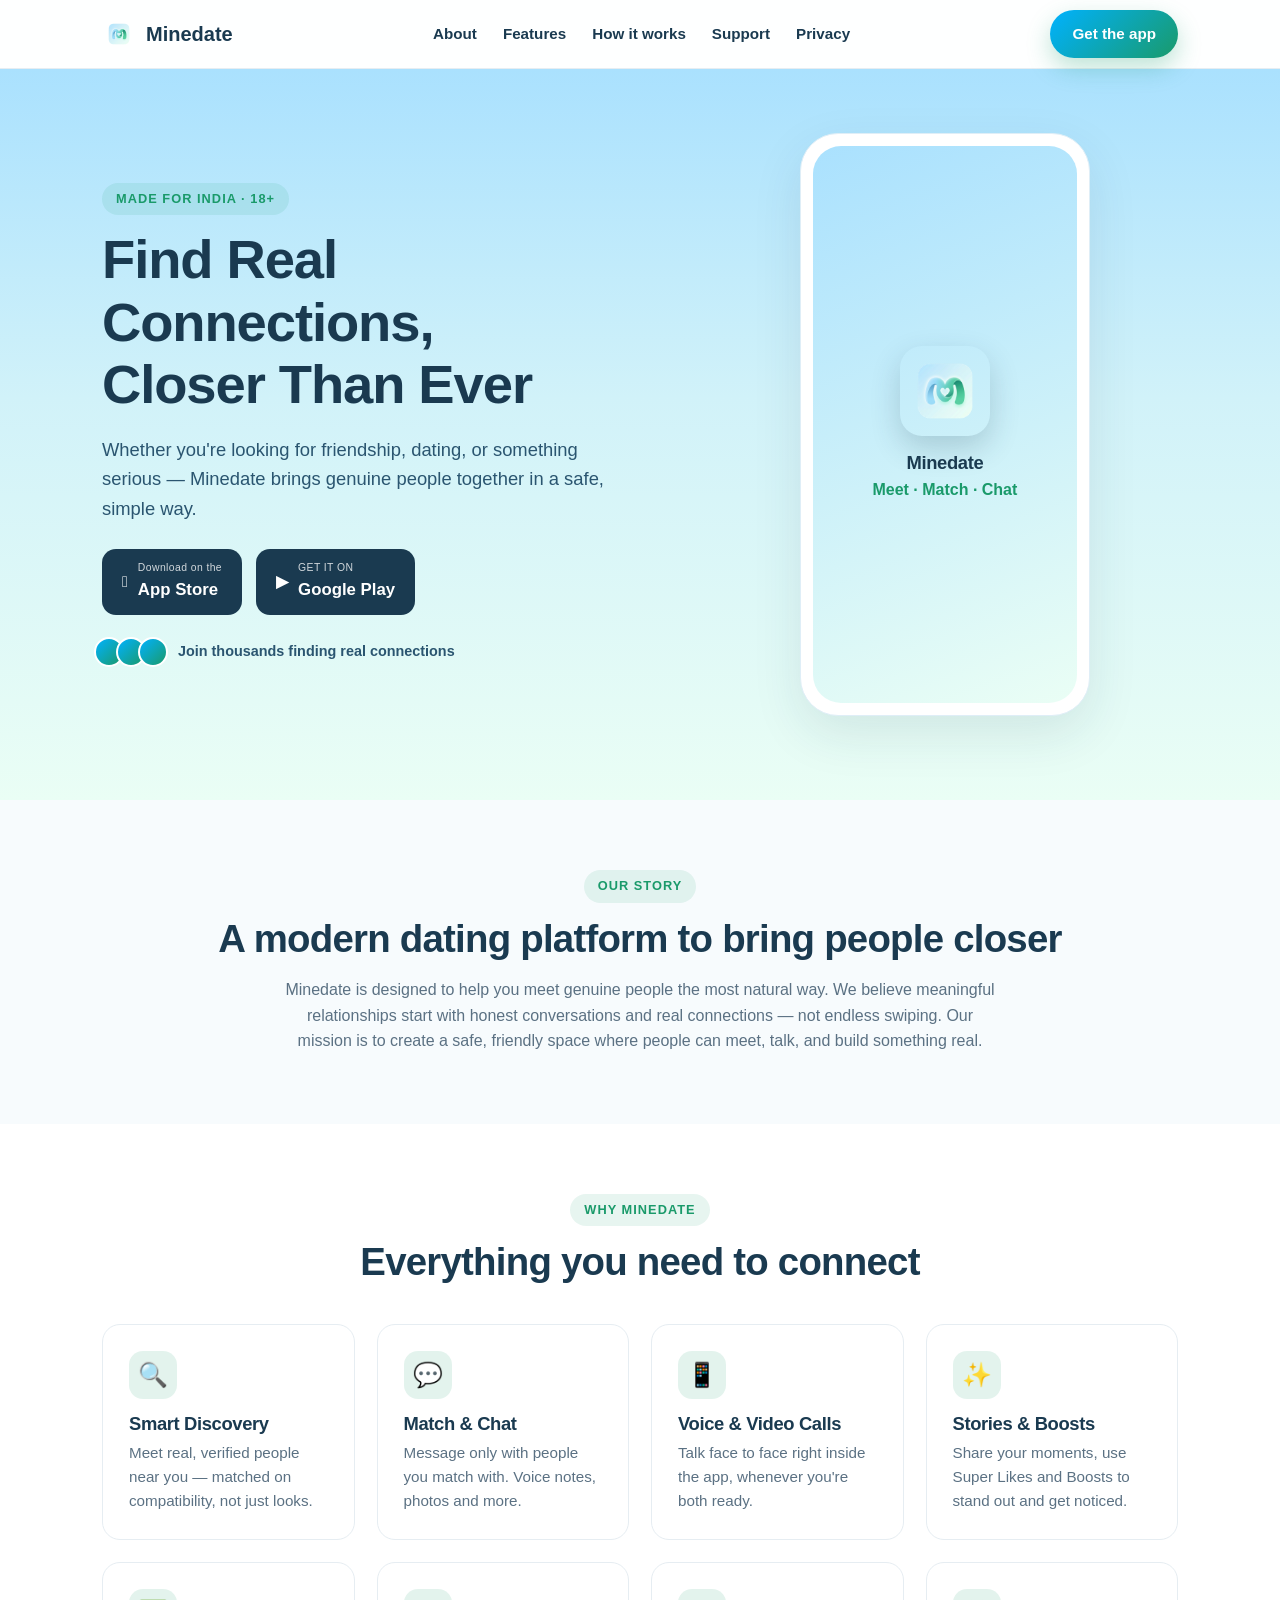
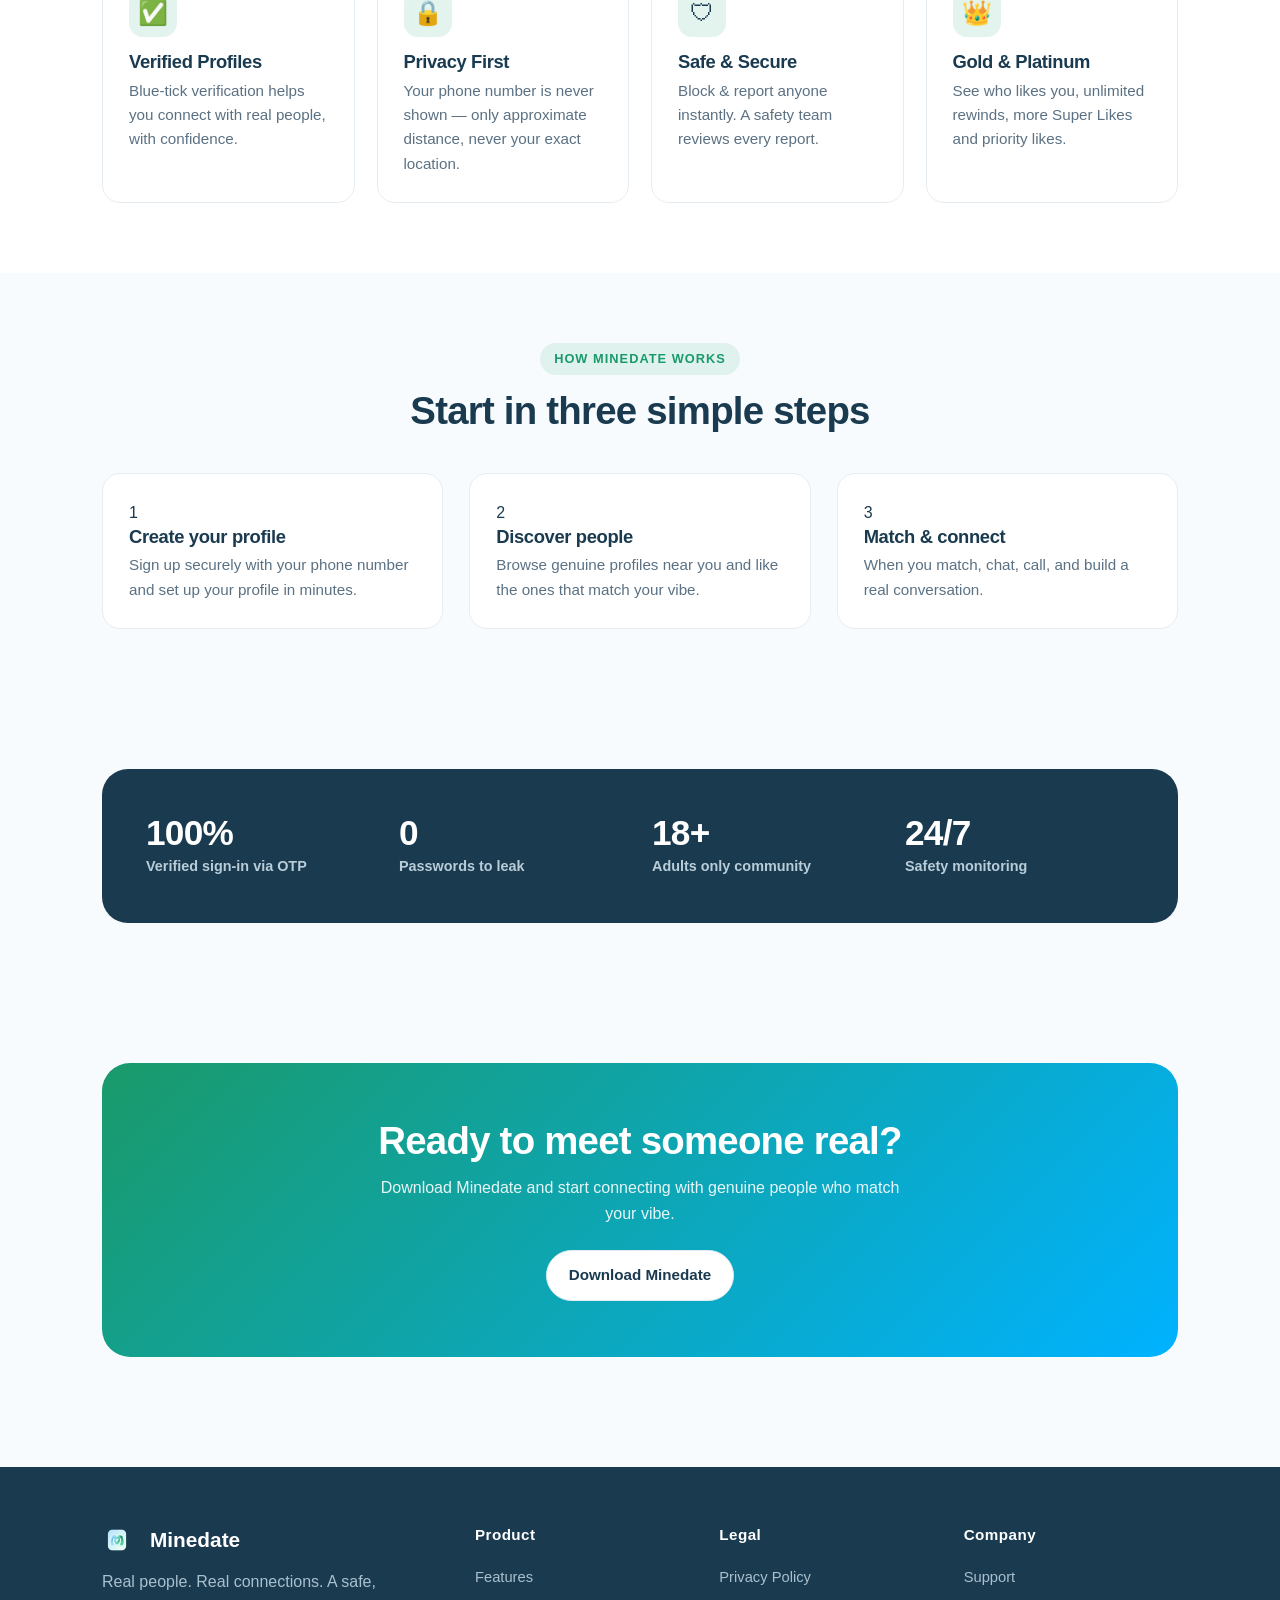
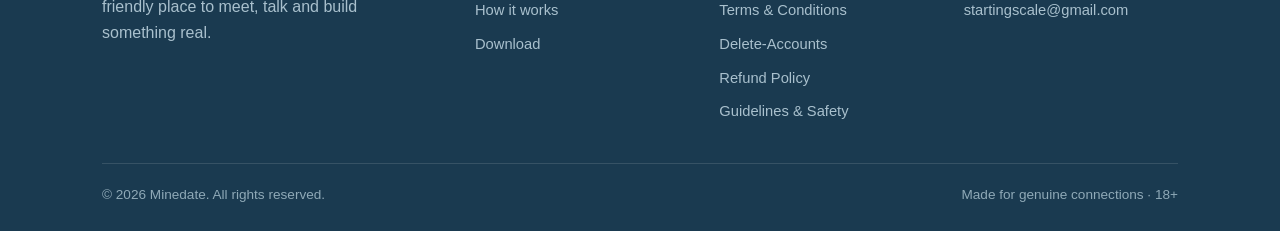
<file: index.html>
<!doctype html>
<html lang="en">
<head>
<meta charset="utf-8">
<meta name="viewport" content="width=device-width,initial-scale=1">
<title>Minedate — Find Real Connections, Closer Than Ever</title>
<meta name="description" content="Minedate is a safe, verified dating app for India. Meet genuine people near you, match, chat, share stories, and video call — real connections, not endless swiping.">
<link rel="icon" href="assets/app-icon.png">
<link rel="stylesheet" href="styles.css">
</head>
<body>

<header class="nav">
  <div class="wrap">
    <a class="brand" href="index.html"><img src="assets/logo.png" alt="Minedate logo">Minedate</a>
    <nav class="nav-links">
      <a href="#about">About</a>
      <a href="#features">Features</a>
      <a href="#how">How it works</a>
      <a href="support.html">Support</a>
      <a href="privacy.html">Privacy</a>
    </nav>
    <a class="btn btn-primary" href="#download">Get the app</a>
  </div>
</header>

<!-- Hero -->
<section class="hero">
  <div class="wrap">
    <div>
      <span class="eyebrow">Made for India · 18+</span>
      <h1>Find Real Connections,<br>Closer Than Ever</h1>
      <p class="lead">Whether you're looking for friendship, dating, or something serious — Minedate brings genuine people together in a safe, simple way.</p>
      <div class="hero-cta" id="download">
        <a class="store-badge" href="#"><span>&#63743;</span><span><small>Download on the</small><b>App Store</b></span></a>
        <a class="store-badge" href="#"><span>&#9654;</span><span><small>GET IT ON</small><b>Google Play</b></span></a>
      </div>
      <div class="trust"><div class="dots"><span></span><span></span><span></span></div> Join thousands finding real connections</div>
    </div>
    <div class="hero-visual">
      <div class="phone"><div class="phone-inner">
        <img src="assets/app-icon.png" alt="Minedate app">
        <h3>Minedate</h3>
        <span>Meet · Match · Chat</span>
      </div></div>
    </div>
  </div>
</section>

<!-- About -->
<section class="section" id="about">
  <div class="wrap center">
    <span class="eyebrow">Our Story</span>
    <h2>A modern dating platform to bring people closer</h2>
    <p style="max-width:720px;margin:16px auto 0">Minedate is designed to help you meet genuine people the most natural way. We believe meaningful relationships start with honest conversations and real connections — not endless swiping. Our mission is to create a safe, friendly space where people can meet, talk, and build something real.</p>
  </div>
</section>

<!-- Features -->
<section class="section" id="features" style="background:#fff">
  <div class="wrap">
    <div class="center"><span class="eyebrow">Why Minedate</span><h2>Everything you need to connect</h2></div>
    <div class="grid grid-4" style="margin-top:40px">
      <div class="card"><div class="ic">&#128269;</div><h3>Smart Discovery</h3><p>Meet real, verified people near you — matched on compatibility, not just looks.</p></div>
      <div class="card"><div class="ic">&#128172;</div><h3>Match &amp; Chat</h3><p>Message only with people you match with. Voice notes, photos and more.</p></div>
      <div class="card"><div class="ic">&#128241;</div><h3>Voice &amp; Video Calls</h3><p>Talk face to face right inside the app, whenever you're both ready.</p></div>
      <div class="card"><div class="ic">&#10024;</div><h3>Stories &amp; Boosts</h3><p>Share your moments, use Super Likes and Boosts to stand out and get noticed.</p></div>
      <div class="card"><div class="ic">&#9989;</div><h3>Verified Profiles</h3><p>Blue-tick verification helps you connect with real people, with confidence.</p></div>
      <div class="card"><div class="ic">&#128274;</div><h3>Privacy First</h3><p>Your phone number is never shown — only approximate distance, never your exact location.</p></div>
      <div class="card"><div class="ic">&#128737;</div><h3>Safe &amp; Secure</h3><p>Block &amp; report anyone instantly. A safety team reviews every report.</p></div>
      <div class="card"><div class="ic">&#128081;</div><h3>Gold &amp; Platinum</h3><p>See who likes you, unlimited rewinds, more Super Likes and priority likes.</p></div>
    </div>
  </div>
</section>

<!-- How it works -->
<section class="section" id="how">
  <div class="wrap">
    <div class="center"><span class="eyebrow">How Minedate works</span><h2>Start in three simple steps</h2></div>
    <div class="steps">
      <div class="card"><div class="num">1</div><h3>Create your profile</h3><p>Sign up securely with your phone number and set up your profile in minutes.</p></div>
      <div class="card"><div class="num">2</div><h3>Discover people</h3><p>Browse genuine profiles near you and like the ones that match your vibe.</p></div>
      <div class="card"><div class="num">3</div><h3>Match &amp; connect</h3><p>When you match, chat, call, and build a real conversation.</p></div>
    </div>
  </div>
</section>

<!-- Stats -->
<section class="section">
  <div class="wrap">
    <div class="stats">
      <div><h3>100%</h3><span>Verified sign-in via OTP</span></div>
      <div><h3>0</h3><span>Passwords to leak</span></div>
      <div><h3>18+</h3><span>Adults only community</span></div>
      <div><h3>24/7</h3><span>Safety monitoring</span></div>
    </div>
  </div>
</section>

<!-- CTA -->
<section class="section">
  <div class="wrap">
    <div class="cta">
      <h2>Ready to meet someone real?</h2>
      <p>Download Minedate and start connecting with genuine people who match your vibe.</p>
      <a class="btn btn-ghost" href="#download">Download Minedate</a>
    </div>
  </div>
</section>

<!-- Footer -->
<footer>
  <div class="wrap">
    <div class="cols">
      <div>
        <div class="brand" style="font-size:1.3rem;margin-bottom:12px"><img src="assets/logo.png" style="width:30px;border-radius:8px;display:inline;vertical-align:middle;margin-right:8px" alt="">Minedate</div>
        <p style="color:#a9c0cd;max-width:280px">Real people. Real connections. A safe, friendly place to meet, talk and build something real.</p>
      </div>
      <div><h4>Product</h4><a href="#features">Features</a><a href="#how">How it works</a><a href="#download">Download</a></div>
      <div><h4>Legal</h4><a href="privacy.html">Privacy Policy</a><a href="terms.html">Terms &amp; Conditions</a><a href="delete-account.html">Delete-Accounts</a><a href="refund.html">Refund Policy</a><a href="guidelines.html">Guidelines &amp; Safety</a></div>
      <div><h4>Company</h4><a href="support.html">Support</a><a href="mailto:startingscale@gmail.com">startingscale@gmail.com</a></div>
    </div>
    <div class="foot-bottom">
      <span>© 2026 Minedate. All rights reserved.</span>
      <span>Made for genuine connections · 18+</span>
    </div>
  </div>
</footer>

</body>
</html>
</file>
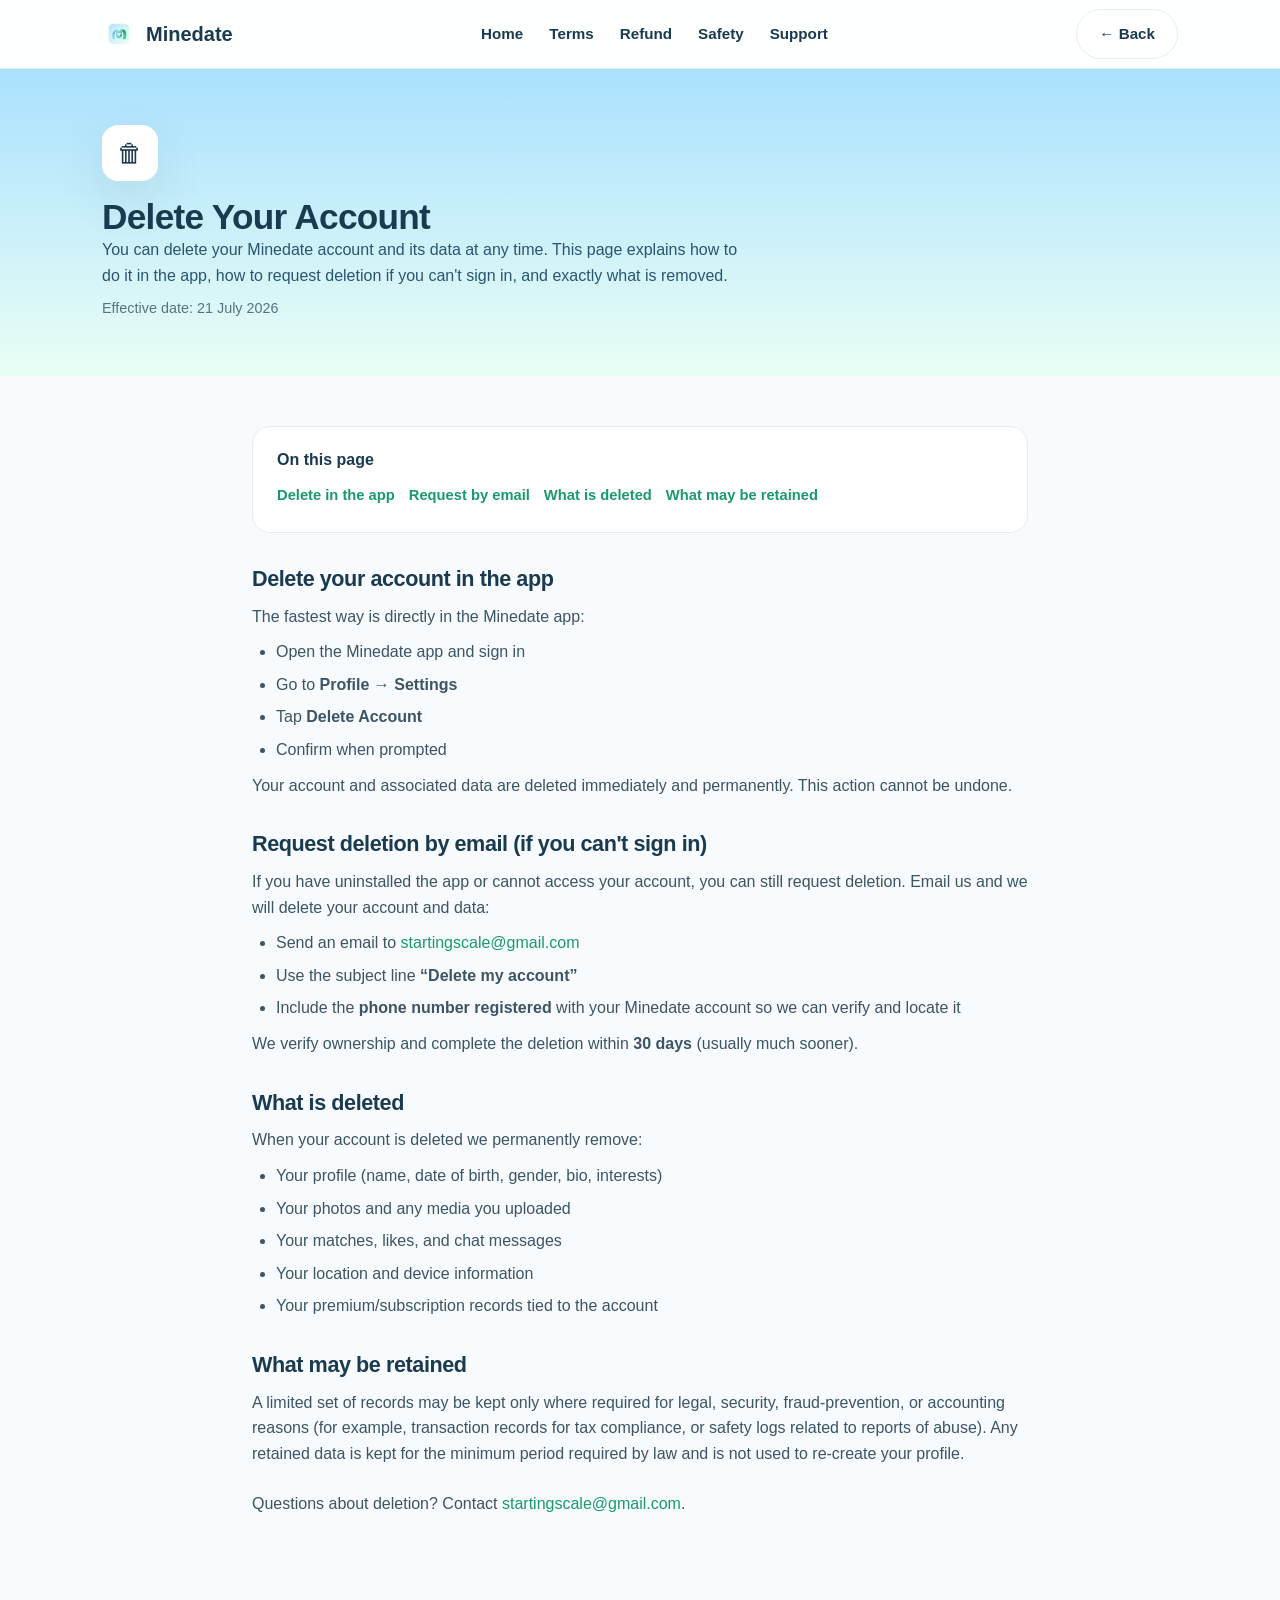
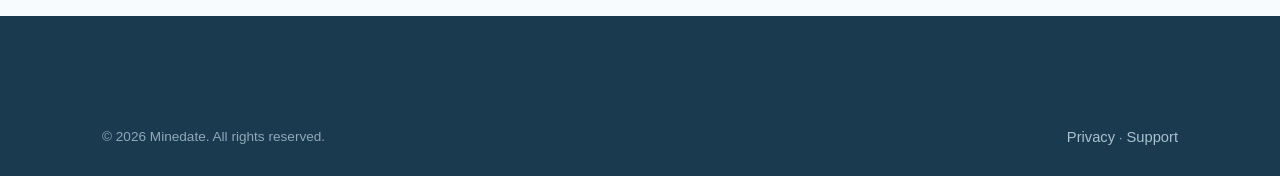
<file: delete-account.html>
<!doctype html>
<html lang="en">
<head>
<meta charset="utf-8">
<meta name="viewport" content="width=device-width,initial-scale=1">
<title>Delete Your Account — Minedate</title>
<meta name="description" content="How to delete your Minedate account and associated data — in the app or by request. What is deleted and what may be retained.">
<link rel="icon" href="assets/app-icon.png">
<link rel="stylesheet" href="styles.css">
</head>
<body>

<header class="nav"><div class="wrap">
  <a class="brand" href="index.html"><img src="assets/logo.png" alt="Minedate logo">Minedate</a>
  <nav class="nav-links"><a href="index.html">Home</a><a href="terms.html">Terms</a><a href="refund.html">Refund</a><a href="guidelines.html">Safety</a><a href="support.html">Support</a></nav>
  <a class="btn btn-ghost" href="index.html">&#8592; Back</a>
</div></header>

<section class="legal-hero"><div class="wrap">
  <div class="badge">&#128465;</div>
  <h1 style="font-size:2.2rem">Delete Your Account</h1>
  <p style="max-width:640px;color:var(--navy-light)">You can delete your Minedate account and its data at any time. This page explains how to do it in the app, how to request deletion if you can't sign in, and exactly what is removed.</p>
  <p class="eff">Effective date: 21 July 2026</p>
</div></section>

<main class="legal-body">
  <div class="toc">
    <strong style="display:block;margin-bottom:8px;color:var(--navy)">On this page</strong>
    <a href="#in-app">Delete in the app</a><a href="#request">Request by email</a><a href="#what">What is deleted</a><a href="#retention">What may be retained</a>
  </div>

  <h2 id="in-app">Delete your account in the app</h2>
  <p>The fastest way is directly in the Minedate app:</p>
  <ul>
    <li>Open the Minedate app and sign in</li>
    <li>Go to <strong>Profile &rarr; Settings</strong></li>
    <li>Tap <strong>Delete Account</strong></li>
    <li>Confirm when prompted</li>
  </ul>
  <p>Your account and associated data are deleted immediately and permanently. This action cannot be undone.</p>

  <h2 id="request">Request deletion by email (if you can't sign in)</h2>
  <p>If you have uninstalled the app or cannot access your account, you can still request deletion. Email us and we will delete your account and data:</p>
  <ul>
    <li>Send an email to <a href="mailto:startingscale@gmail.com" style="color:var(--green)">startingscale@gmail.com</a></li>
    <li>Use the subject line <strong>&ldquo;Delete my account&rdquo;</strong></li>
    <li>Include the <strong>phone number registered</strong> with your Minedate account so we can verify and locate it</li>
  </ul>
  <p>We verify ownership and complete the deletion within <strong>30 days</strong> (usually much sooner).</p>

  <h2 id="what">What is deleted</h2>
  <p>When your account is deleted we permanently remove:</p>
  <ul>
    <li>Your profile (name, date of birth, gender, bio, interests)</li>
    <li>Your photos and any media you uploaded</li>
    <li>Your matches, likes, and chat messages</li>
    <li>Your location and device information</li>
    <li>Your premium/subscription records tied to the account</li>
  </ul>

  <h2 id="retention">What may be retained</h2>
  <p>A limited set of records may be kept only where required for legal, security, fraud-prevention, or accounting reasons (for example, transaction records for tax compliance, or safety logs related to reports of abuse). Any retained data is kept for the minimum period required by law and is not used to re-create your profile.</p>

  <p style="margin-top:24px">Questions about deletion? Contact <a href="mailto:startingscale@gmail.com" style="color:var(--green)">startingscale@gmail.com</a>.</p>
</main>

<footer><div class="wrap"><div class="foot-bottom" style="border:none">
  <span>© 2026 Minedate. All rights reserved.</span>
  <span><a href="privacy.html" style="display:inline;color:#a9c0cd">Privacy</a> · <a href="support.html" style="display:inline;color:#a9c0cd">Support</a></span>
</div></div></footer>

</body>
</html>
</file>
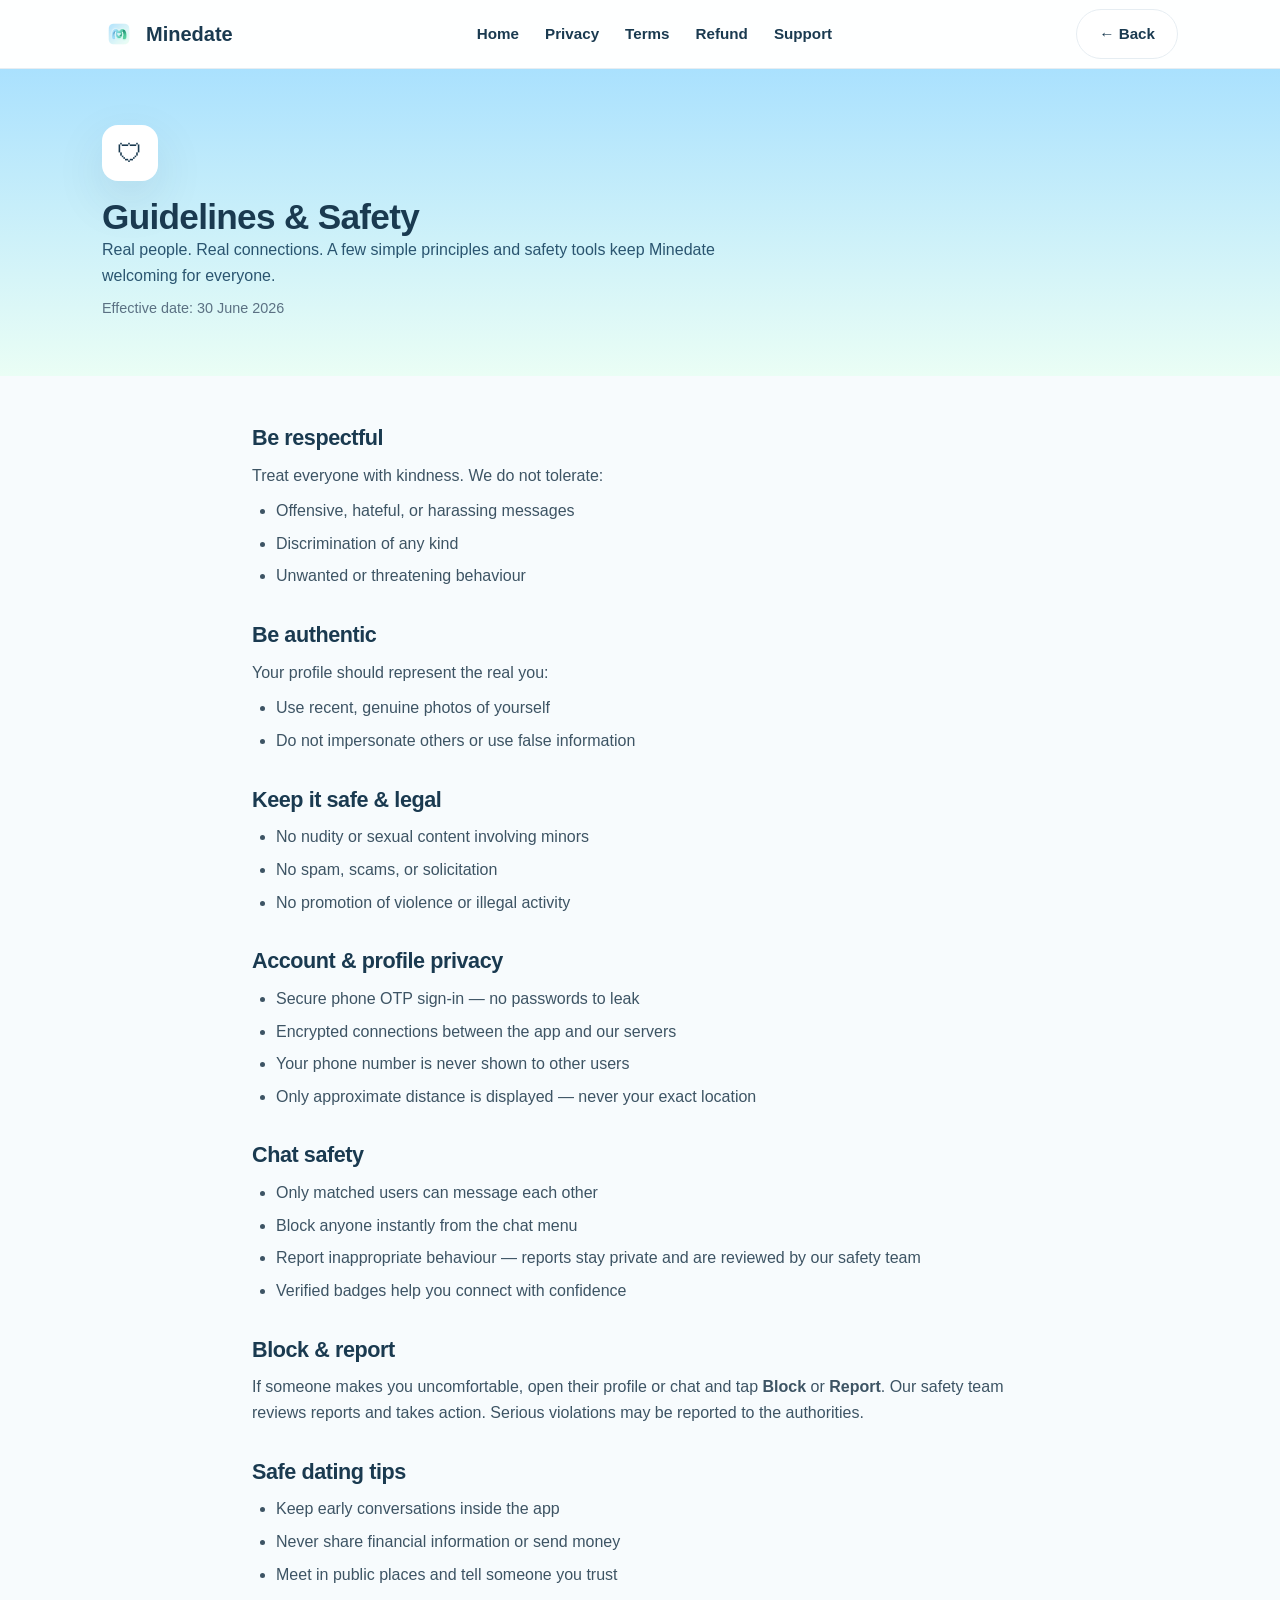
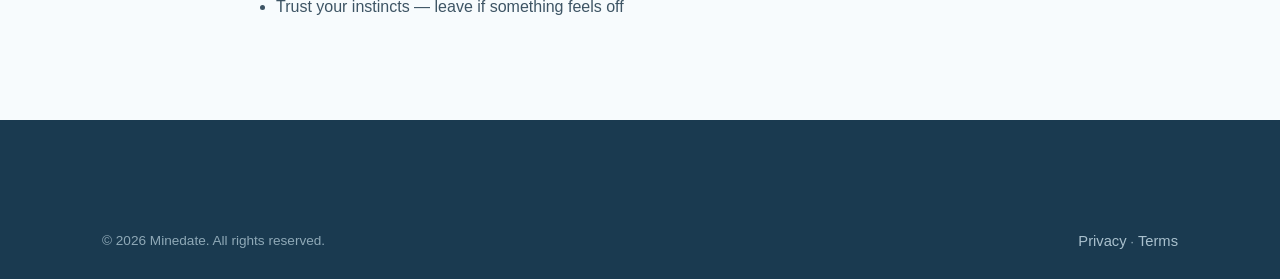
<file: guidelines.html>
<!doctype html>
<html lang="en">
<head>
<meta charset="utf-8">
<meta name="viewport" content="width=device-width,initial-scale=1">
<title>Guidelines &amp; Safety — Minedate</title>
<meta name="description" content="Community Guidelines and safety practices that keep Minedate welcoming and secure for everyone.">
<link rel="icon" href="assets/app-icon.png">
<link rel="stylesheet" href="styles.css">
</head>
<body>

<header class="nav"><div class="wrap">
  <a class="brand" href="index.html"><img src="assets/logo.png" alt="Minedate logo">Minedate</a>
  <nav class="nav-links"><a href="index.html">Home</a><a href="privacy.html">Privacy</a><a href="terms.html">Terms</a><a href="refund.html">Refund</a><a href="support.html">Support</a></nav>
  <a class="btn btn-ghost" href="index.html">&#8592; Back</a>
</div></header>

<section class="legal-hero"><div class="wrap">
  <div class="badge">&#128737;</div>
  <h1 style="font-size:2.2rem">Guidelines &amp; Safety</h1>
  <p style="max-width:660px;color:var(--navy-light)">Real people. Real connections. A few simple principles and safety tools keep Minedate welcoming for everyone.</p>
  <p class="eff">Effective date: 30 June 2026</p>
</div></section>

<main class="legal-body">
  <h2>Be respectful</h2>
  <p>Treat everyone with kindness. We do not tolerate:</p>
  <ul>
    <li>Offensive, hateful, or harassing messages</li>
    <li>Discrimination of any kind</li>
    <li>Unwanted or threatening behaviour</li>
  </ul>

  <h2>Be authentic</h2>
  <p>Your profile should represent the real you:</p>
  <ul>
    <li>Use recent, genuine photos of yourself</li>
    <li>Do not impersonate others or use false information</li>
  </ul>

  <h2>Keep it safe &amp; legal</h2>
  <ul>
    <li>No nudity or sexual content involving minors</li>
    <li>No spam, scams, or solicitation</li>
    <li>No promotion of violence or illegal activity</li>
  </ul>

  <h2>Account &amp; profile privacy</h2>
  <ul>
    <li>Secure phone OTP sign-in — no passwords to leak</li>
    <li>Encrypted connections between the app and our servers</li>
    <li>Your phone number is never shown to other users</li>
    <li>Only approximate distance is displayed — never your exact location</li>
  </ul>

  <h2>Chat safety</h2>
  <ul>
    <li>Only matched users can message each other</li>
    <li>Block anyone instantly from the chat menu</li>
    <li>Report inappropriate behaviour — reports stay private and are reviewed by our safety team</li>
    <li>Verified badges help you connect with confidence</li>
  </ul>

  <h2>Block &amp; report</h2>
  <p>If someone makes you uncomfortable, open their profile or chat and tap <strong>Block</strong> or <strong>Report</strong>. Our safety team reviews reports and takes action. Serious violations may be reported to the authorities.</p>

  <h2>Safe dating tips</h2>
  <ul>
    <li>Keep early conversations inside the app</li>
    <li>Never share financial information or send money</li>
    <li>Meet in public places and tell someone you trust</li>
    <li>Trust your instincts — leave if something feels off</li>
  </ul>
</main>

<footer><div class="wrap"><div class="foot-bottom" style="border:none">
  <span>© 2026 Minedate. All rights reserved.</span>
  <span><a href="privacy.html" style="display:inline;color:#a9c0cd">Privacy</a> · <a href="terms.html" style="display:inline;color:#a9c0cd">Terms</a></span>
</div></div></footer>

</body>
</html>
</file>
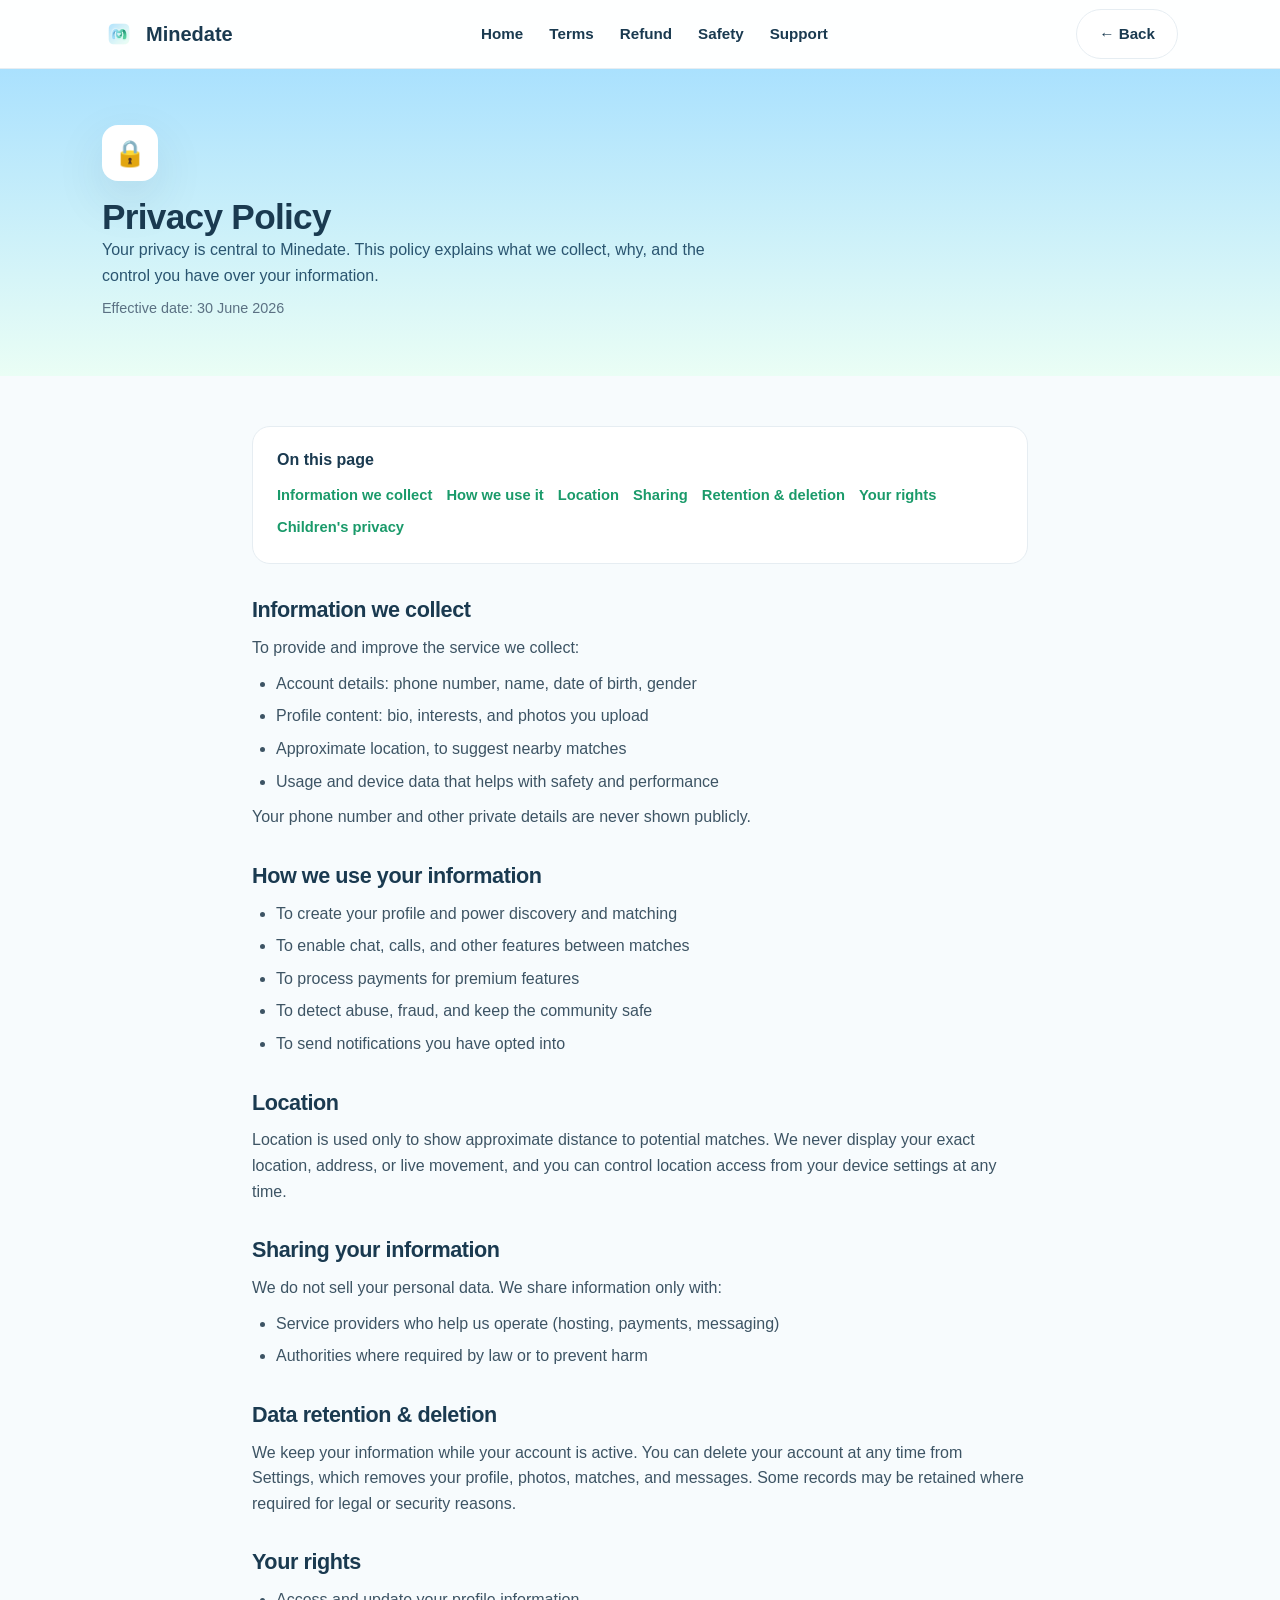
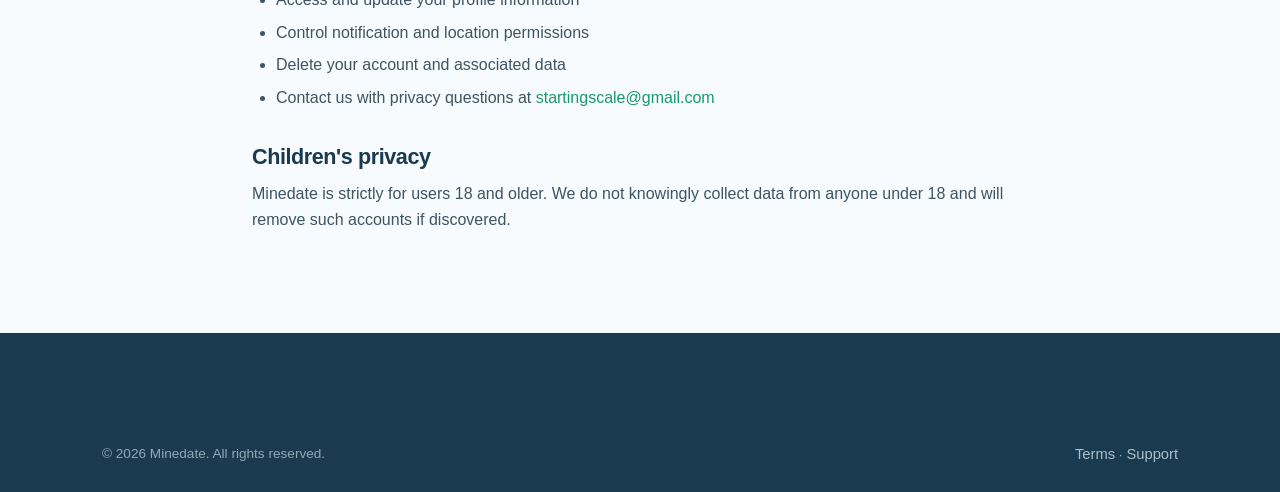
<file: privacy.html>
<!doctype html>
<html lang="en">
<head>
<meta charset="utf-8">
<meta name="viewport" content="width=device-width,initial-scale=1">
<title>Privacy Policy — Minedate</title>
<meta name="description" content="Minedate Privacy Policy: what we collect, why, and the control you have over your information.">
<link rel="icon" href="assets/app-icon.png">
<link rel="stylesheet" href="styles.css">
</head>
<body>

<header class="nav"><div class="wrap">
  <a class="brand" href="index.html"><img src="assets/logo.png" alt="Minedate logo">Minedate</a>
  <nav class="nav-links"><a href="index.html">Home</a><a href="terms.html">Terms</a><a href="refund.html">Refund</a><a href="guidelines.html">Safety</a><a href="support.html">Support</a></nav>
  <a class="btn btn-ghost" href="index.html">&#8592; Back</a>
</div></header>

<section class="legal-hero"><div class="wrap">
  <div class="badge">&#128274;</div>
  <h1 style="font-size:2.2rem">Privacy Policy</h1>
  <p style="max-width:640px;color:var(--navy-light)">Your privacy is central to Minedate. This policy explains what we collect, why, and the control you have over your information.</p>
  <p class="eff">Effective date: 30 June 2026</p>
</div></section>

<main class="legal-body">
  <div class="toc">
    <strong style="display:block;margin-bottom:8px;color:var(--navy)">On this page</strong>
    <a href="#collect">Information we collect</a><a href="#use">How we use it</a><a href="#location">Location</a><a href="#sharing">Sharing</a><a href="#retention">Retention &amp; deletion</a><a href="#rights">Your rights</a><a href="#children">Children's privacy</a>
  </div>

  <h2 id="collect">Information we collect</h2>
  <p>To provide and improve the service we collect:</p>
  <ul>
    <li>Account details: phone number, name, date of birth, gender</li>
    <li>Profile content: bio, interests, and photos you upload</li>
    <li>Approximate location, to suggest nearby matches</li>
    <li>Usage and device data that helps with safety and performance</li>
  </ul>
  <p>Your phone number and other private details are never shown publicly.</p>

  <h2 id="use">How we use your information</h2>
  <ul>
    <li>To create your profile and power discovery and matching</li>
    <li>To enable chat, calls, and other features between matches</li>
    <li>To process payments for premium features</li>
    <li>To detect abuse, fraud, and keep the community safe</li>
    <li>To send notifications you have opted into</li>
  </ul>

  <h2 id="location">Location</h2>
  <p>Location is used only to show approximate distance to potential matches. We never display your exact location, address, or live movement, and you can control location access from your device settings at any time.</p>

  <h2 id="sharing">Sharing your information</h2>
  <p>We do not sell your personal data. We share information only with:</p>
  <ul>
    <li>Service providers who help us operate (hosting, payments, messaging)</li>
    <li>Authorities where required by law or to prevent harm</li>
  </ul>

  <h2 id="retention">Data retention &amp; deletion</h2>
  <p>We keep your information while your account is active. You can delete your account at any time from Settings, which removes your profile, photos, matches, and messages. Some records may be retained where required for legal or security reasons.</p>

  <h2 id="rights">Your rights</h2>
  <ul>
    <li>Access and update your profile information</li>
    <li>Control notification and location permissions</li>
    <li>Delete your account and associated data</li>
    <li>Contact us with privacy questions at <a href="mailto:startingscale@gmail.com" style="color:var(--green)">startingscale@gmail.com</a></li>
  </ul>

  <h2 id="children">Children's privacy</h2>
  <p>Minedate is strictly for users 18 and older. We do not knowingly collect data from anyone under 18 and will remove such accounts if discovered.</p>
</main>

<footer><div class="wrap"><div class="foot-bottom" style="border:none">
  <span>© 2026 Minedate. All rights reserved.</span>
  <span><a href="terms.html" style="display:inline;color:#a9c0cd">Terms</a> · <a href="support.html" style="display:inline;color:#a9c0cd">Support</a></span>
</div></div></footer>

</body>
</html>
</file>
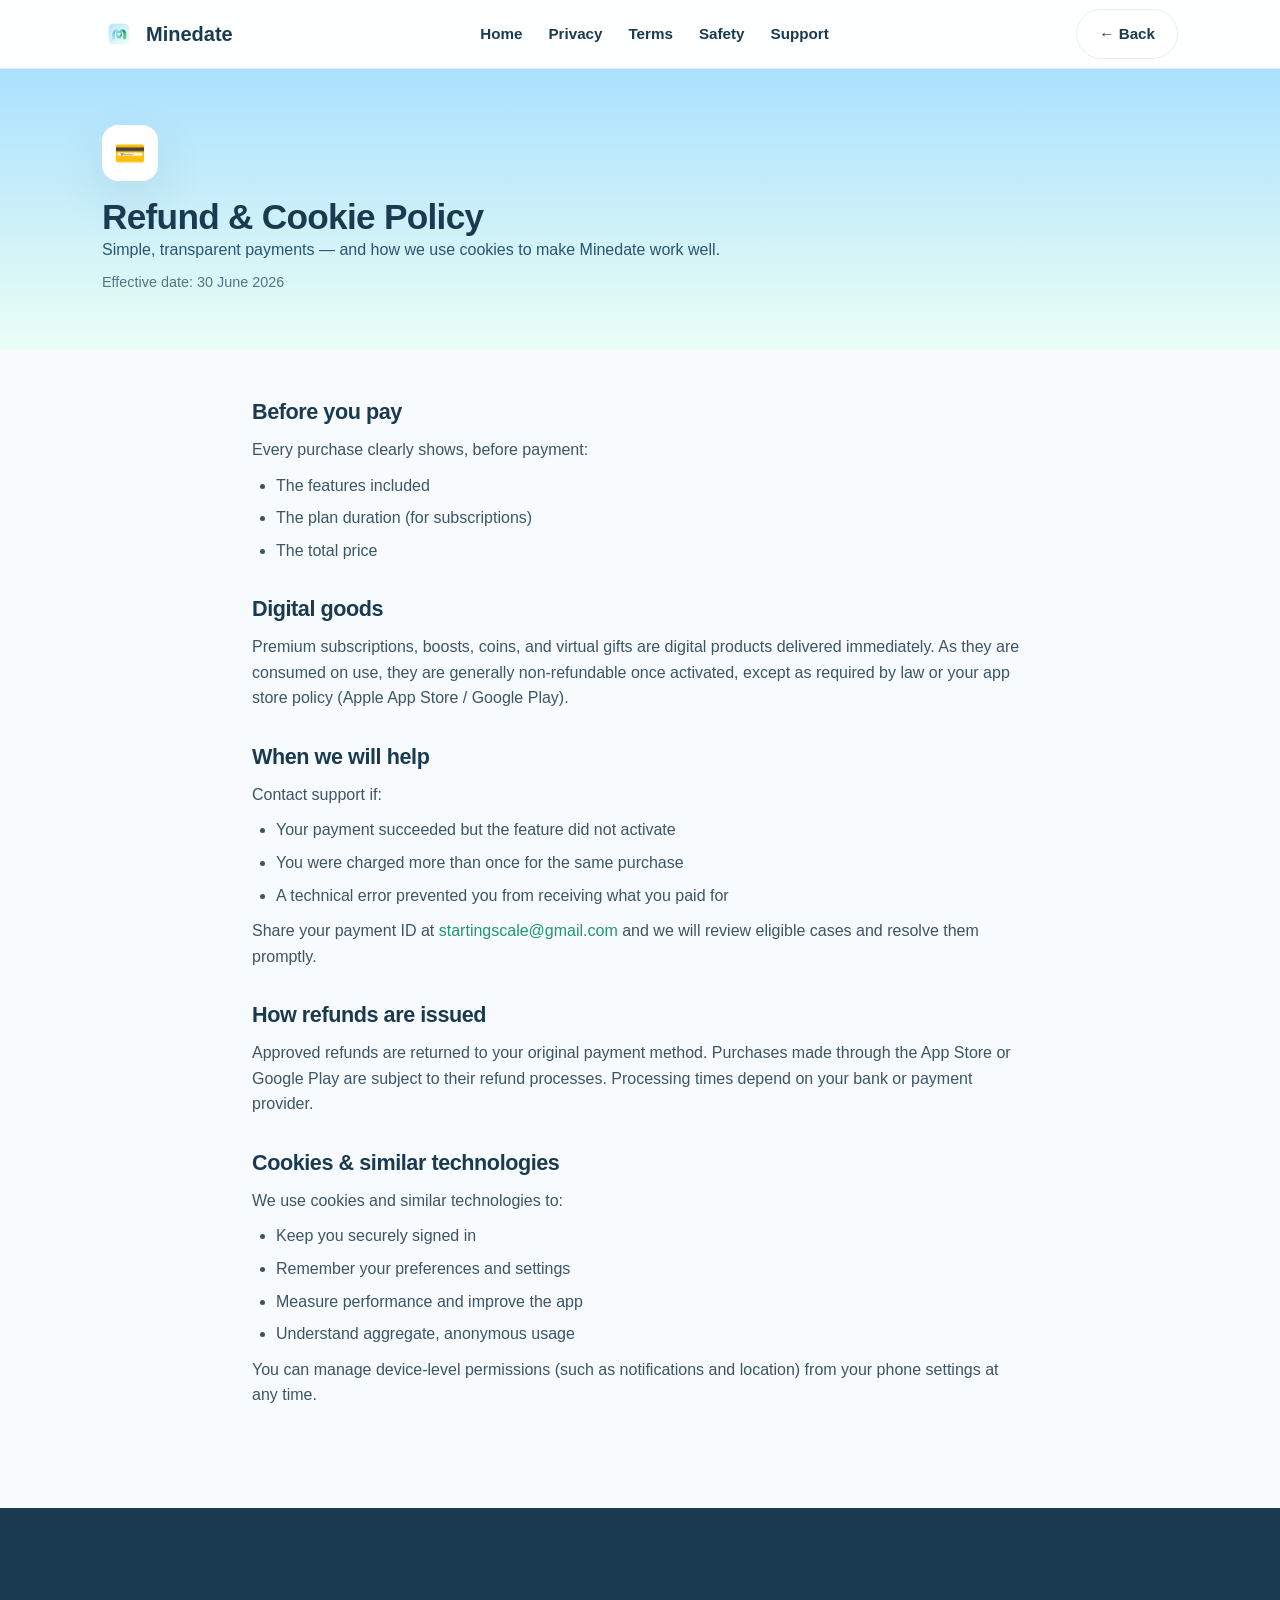
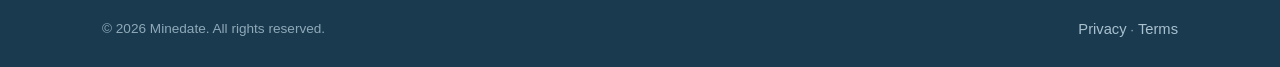
<file: refund.html>
<!doctype html>
<html lang="en">
<head>
<meta charset="utf-8">
<meta name="viewport" content="width=device-width,initial-scale=1">
<title>Refund &amp; Cookie Policy — Minedate</title>
<meta name="description" content="How purchases, refunds and cookies work on Minedate.">
<link rel="icon" href="assets/app-icon.png">
<link rel="stylesheet" href="styles.css">
</head>
<body>

<header class="nav"><div class="wrap">
  <a class="brand" href="index.html"><img src="assets/logo.png" alt="Minedate logo">Minedate</a>
  <nav class="nav-links"><a href="index.html">Home</a><a href="privacy.html">Privacy</a><a href="terms.html">Terms</a><a href="guidelines.html">Safety</a><a href="support.html">Support</a></nav>
  <a class="btn btn-ghost" href="index.html">&#8592; Back</a>
</div></header>

<section class="legal-hero"><div class="wrap">
  <div class="badge">&#128179;</div>
  <h1 style="font-size:2.2rem">Refund &amp; Cookie Policy</h1>
  <p style="max-width:640px;color:var(--navy-light)">Simple, transparent payments — and how we use cookies to make Minedate work well.</p>
  <p class="eff">Effective date: 30 June 2026</p>
</div></section>

<main class="legal-body">
  <h2>Before you pay</h2>
  <p>Every purchase clearly shows, before payment:</p>
  <ul>
    <li>The features included</li>
    <li>The plan duration (for subscriptions)</li>
    <li>The total price</li>
  </ul>

  <h2>Digital goods</h2>
  <p>Premium subscriptions, boosts, coins, and virtual gifts are digital products delivered immediately. As they are consumed on use, they are generally non-refundable once activated, except as required by law or your app store policy (Apple App Store / Google Play).</p>

  <h2>When we will help</h2>
  <p>Contact support if:</p>
  <ul>
    <li>Your payment succeeded but the feature did not activate</li>
    <li>You were charged more than once for the same purchase</li>
    <li>A technical error prevented you from receiving what you paid for</li>
  </ul>
  <p>Share your payment ID at <a href="mailto:startingscale@gmail.com" style="color:var(--green)">startingscale@gmail.com</a> and we will review eligible cases and resolve them promptly.</p>

  <h2>How refunds are issued</h2>
  <p>Approved refunds are returned to your original payment method. Purchases made through the App Store or Google Play are subject to their refund processes. Processing times depend on your bank or payment provider.</p>

  <h2>Cookies &amp; similar technologies</h2>
  <p>We use cookies and similar technologies to:</p>
  <ul>
    <li>Keep you securely signed in</li>
    <li>Remember your preferences and settings</li>
    <li>Measure performance and improve the app</li>
    <li>Understand aggregate, anonymous usage</li>
  </ul>
  <p>You can manage device-level permissions (such as notifications and location) from your phone settings at any time.</p>
</main>

<footer><div class="wrap"><div class="foot-bottom" style="border:none">
  <span>© 2026 Minedate. All rights reserved.</span>
  <span><a href="privacy.html" style="display:inline;color:#a9c0cd">Privacy</a> · <a href="terms.html" style="display:inline;color:#a9c0cd">Terms</a></span>
</div></div></footer>

</body>
</html>
</file>
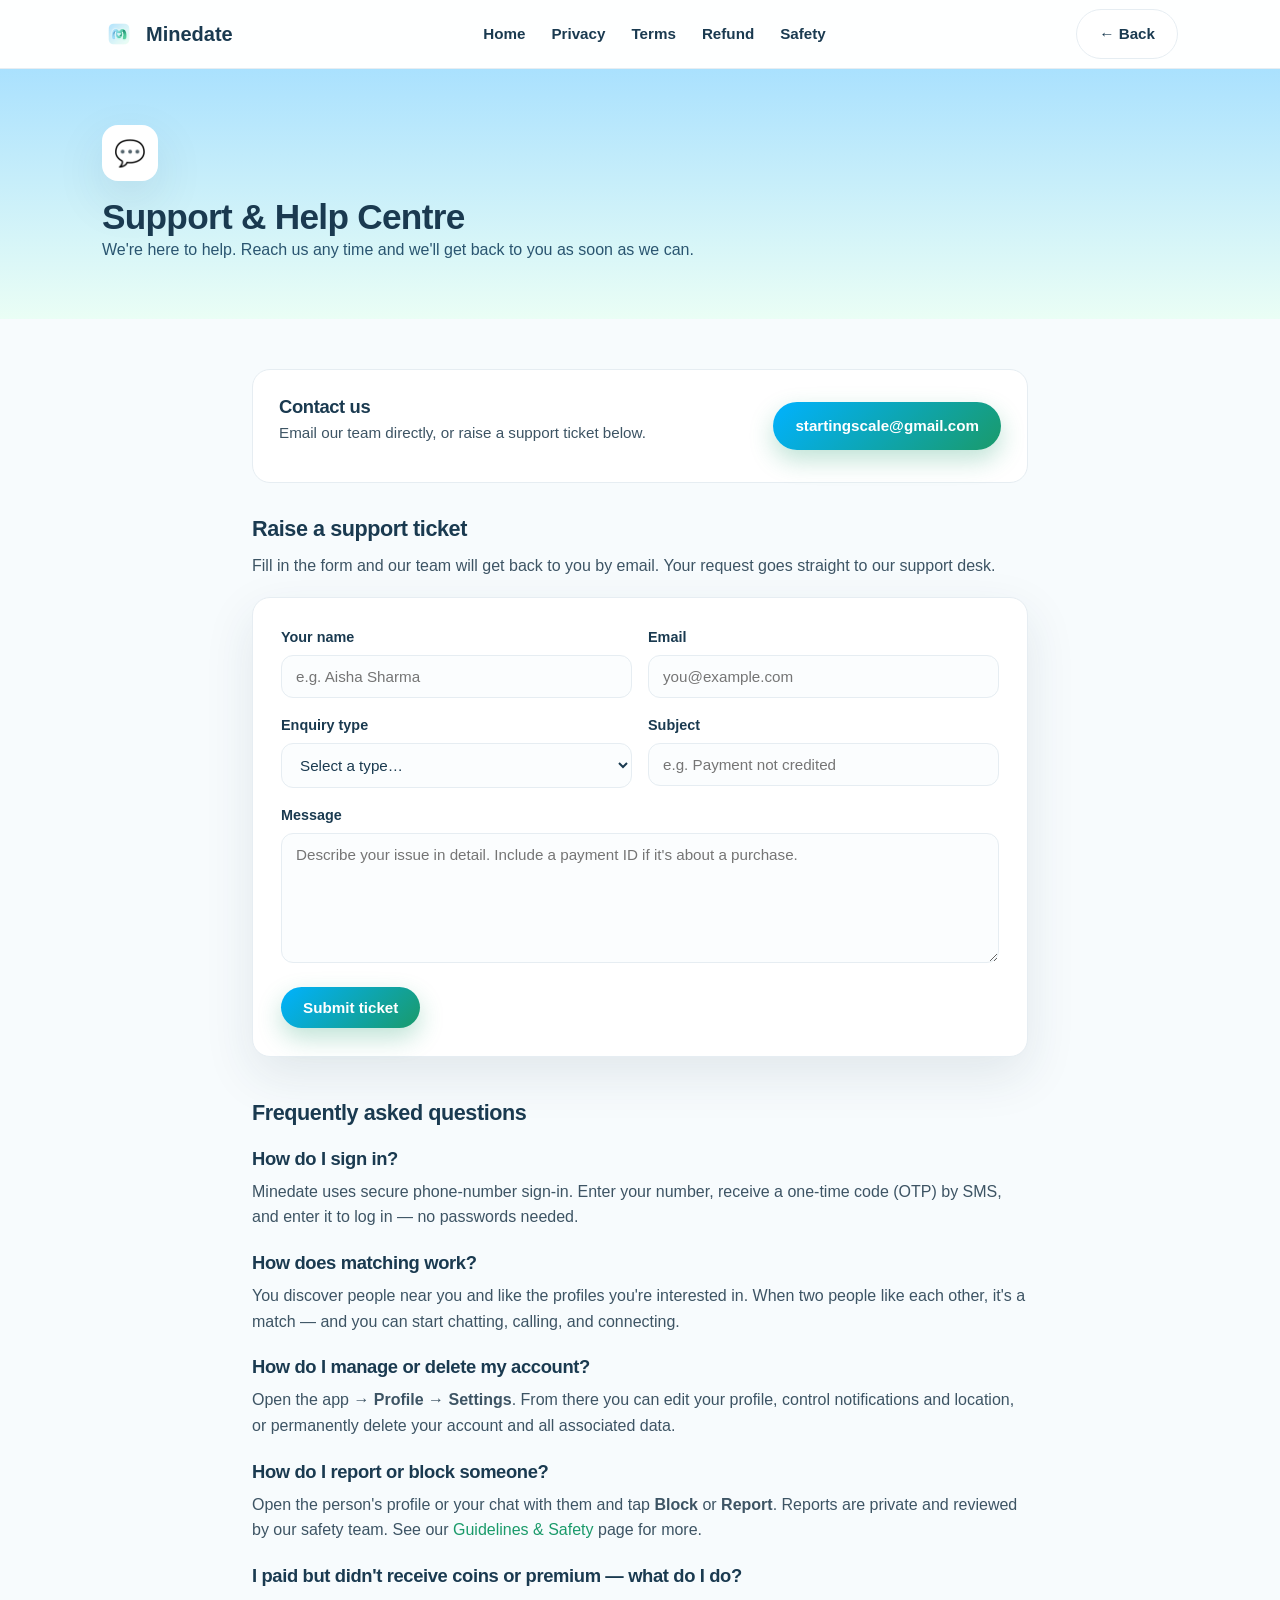
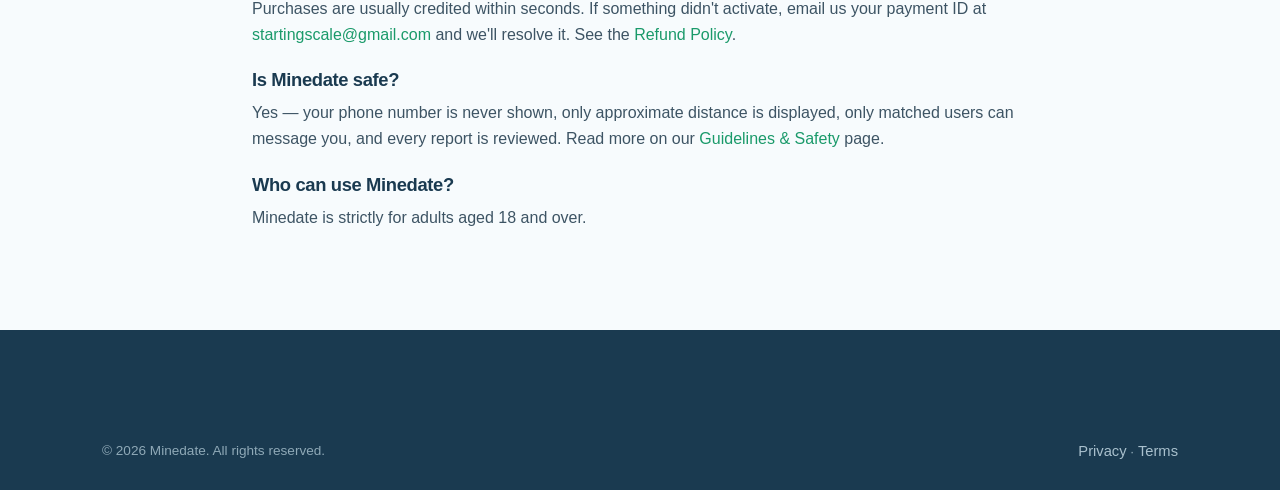
<file: support.html>
<!doctype html>
<html lang="en">
<head>
<meta charset="utf-8">
<meta name="viewport" content="width=device-width,initial-scale=1">
<title>Support — Minedate</title>
<meta name="description" content="Get help with Minedate. Contact support, read FAQs, and learn how to manage your account.">
<link rel="icon" href="assets/app-icon.png">
<link rel="stylesheet" href="styles.css">
</head>
<body>

<header class="nav"><div class="wrap">
  <a class="brand" href="index.html"><img src="assets/logo.png" alt="Minedate logo">Minedate</a>
  <nav class="nav-links"><a href="index.html">Home</a><a href="privacy.html">Privacy</a><a href="terms.html">Terms</a><a href="refund.html">Refund</a><a href="guidelines.html">Safety</a></nav>
  <a class="btn btn-ghost" href="index.html">&#8592; Back</a>
</div></header>

<section class="legal-hero"><div class="wrap">
  <div class="badge">&#128172;</div>
  <h1 style="font-size:2.2rem">Support &amp; Help Centre</h1>
  <p style="max-width:640px;color:var(--navy-light)">We're here to help. Reach us any time and we'll get back to you as soon as we can.</p>
</div></section>

<main class="legal-body">
  <div class="card" style="display:flex;gap:16px;align-items:center;justify-content:space-between;flex-wrap:wrap;margin-bottom:34px">
    <div>
      <h3>Contact us</h3>
      <p style="margin-top:4px">Email our team directly, or raise a support ticket below.</p>
    </div>
    <a class="btn btn-primary" href="mailto:startingscale@gmail.com">startingscale@gmail.com</a>
  </div>

  <!-- Support ticket form → creates a ticket in the Minedate admin panel -->
  <h2 id="ticket">Raise a support ticket</h2>
  <p style="margin-bottom:18px">Fill in the form and our team will get back to you by email. Your request goes straight to our support desk.</p>
  <form class="form-card" id="ticketForm" autocomplete="on" novalidate>
    <div class="form-row">
      <div class="field">
        <label for="name">Your name</label>
        <input id="name" name="name" type="text" required placeholder="e.g. Aisha Sharma" maxlength="120">
      </div>
      <div class="field">
        <label for="email">Email</label>
        <input id="email" name="email" type="email" required placeholder="you@example.com" maxlength="160">
      </div>
    </div>
    <div class="form-row">
      <div class="field">
        <label for="category">Enquiry type</label>
        <select id="category" name="category" required>
          <option value="" disabled selected>Select a type…</option>
          <option>General question</option>
          <option>Account &amp; profile</option>
          <option>Payment / Refund</option>
          <option>Report a user</option>
          <option>Safety concern</option>
          <option>Bug / Technical issue</option>
          <option>Other</option>
        </select>
      </div>
      <div class="field">
        <label for="subject">Subject</label>
        <input id="subject" name="subject" type="text" required placeholder="e.g. Payment not credited" maxlength="200">
      </div>
    </div>
    <div class="field">
      <label for="message">Message</label>
      <textarea id="message" name="message" required placeholder="Describe your issue in detail. Include a payment ID if it's about a purchase." maxlength="4000"></textarea>
    </div>
    <button type="submit" class="btn btn-primary" id="submitBtn">Submit ticket</button>
    <div class="form-note" id="formNote"></div>
  </form>

  <h2 style="margin-top:44px">Frequently asked questions</h2>

  <h3 style="margin-top:22px">How do I sign in?</h3>
  <p>Minedate uses secure phone-number sign-in. Enter your number, receive a one-time code (OTP) by SMS, and enter it to log in — no passwords needed.</p>

  <h3 style="margin-top:22px">How does matching work?</h3>
  <p>You discover people near you and like the profiles you're interested in. When two people like each other, it's a match — and you can start chatting, calling, and connecting.</p>

  <h3 style="margin-top:22px">How do I manage or delete my account?</h3>
  <p>Open the app → <strong>Profile → Settings</strong>. From there you can edit your profile, control notifications and location, or permanently delete your account and all associated data.</p>

  <h3 style="margin-top:22px">How do I report or block someone?</h3>
  <p>Open the person's profile or your chat with them and tap <strong>Block</strong> or <strong>Report</strong>. Reports are private and reviewed by our safety team. See our <a href="guidelines.html" style="color:var(--green)">Guidelines &amp; Safety</a> page for more.</p>

  <h3 style="margin-top:22px">I paid but didn't receive coins or premium — what do I do?</h3>
  <p>Purchases are usually credited within seconds. If something didn't activate, email us your payment ID at <a href="mailto:startingscale@gmail.com" style="color:var(--green)">startingscale@gmail.com</a> and we'll resolve it. See the <a href="refund.html" style="color:var(--green)">Refund Policy</a>.</p>

  <h3 style="margin-top:22px">Is Minedate safe?</h3>
  <p>Yes — your phone number is never shown, only approximate distance is displayed, only matched users can message you, and every report is reviewed. Read more on our <a href="guidelines.html" style="color:var(--green)">Guidelines &amp; Safety</a> page.</p>

  <h3 style="margin-top:22px">Who can use Minedate?</h3>
  <p>Minedate is strictly for adults aged 18 and over.</p>
</main>

<footer><div class="wrap"><div class="foot-bottom" style="border:none">
  <span>© 2026 Minedate. All rights reserved.</span>
  <span><a href="privacy.html" style="display:inline;color:#a9c0cd">Privacy</a> · <a href="terms.html" style="display:inline;color:#a9c0cd">Terms</a></span>
</div></div></footer>

<script>
  // Submits the support ticket to the Minedate backend (shows in the admin panel).
  const SUPABASE_URL = "https://nhuzhlzvkvuktlrjmlms.supabase.co";
  const ANON_KEY = "eyJhbGciOiJIUzI1NiIsInR5cCI6IkpXVCJ9.eyJpc3MiOiJzdXBhYmFzZSIsInJlZiI6Im5odXpobHp2a3Z1a3RscmptbG1zIiwicm9sZSI6ImFub24iLCJpYXQiOjE3ODIzNjU5NDcsImV4cCI6MjA5Nzk0MTk0N30.ppNp9iULt66JN0TpYKY2-L-t2O6g_f-oUR-OUykJ0_w";

  const form = document.getElementById("ticketForm");
  const note = document.getElementById("formNote");
  const btn = document.getElementById("submitBtn");

  form.addEventListener("submit", async (e) => {
    e.preventDefault();
    note.className = "form-note";
    const payload = {
      name: form.name.value.trim(),
      email: form.email.value.trim(),
      category: form.category.value,
      subject: form.subject.value.trim(),
      message: form.message.value.trim(),
    };
    if (!payload.name || !payload.email || !payload.category || !payload.subject || !payload.message) {
      note.textContent = "Please fill in all fields.";
      note.className = "form-note err";
      return;
    }
    btn.disabled = true;
    btn.textContent = "Submitting…";
    try {
      const res = await fetch(`${SUPABASE_URL}/functions/v1/submit-support-ticket`, {
        method: "POST",
        headers: { "Content-Type": "application/json", "apikey": ANON_KEY, "Authorization": "Bearer " + ANON_KEY },
        body: JSON.stringify(payload),
      });
      const data = await res.json().catch(() => ({}));
      if (res.ok && data.success) {
        form.reset();
        note.textContent = "✓ Thanks! Your ticket has been submitted. We'll reply to your email soon.";
        note.className = "form-note ok";
      } else {
        note.textContent = data.error || "Could not submit. Please try again or email support@minedate.app.";
        note.className = "form-note err";
      }
    } catch (err) {
      note.textContent = "Network error. Please try again or email support@minedate.app.";
      note.className = "form-note err";
    } finally {
      btn.disabled = false;
      btn.textContent = "Submit ticket";
    }
  });
</script>

</body>
</html>
</file>
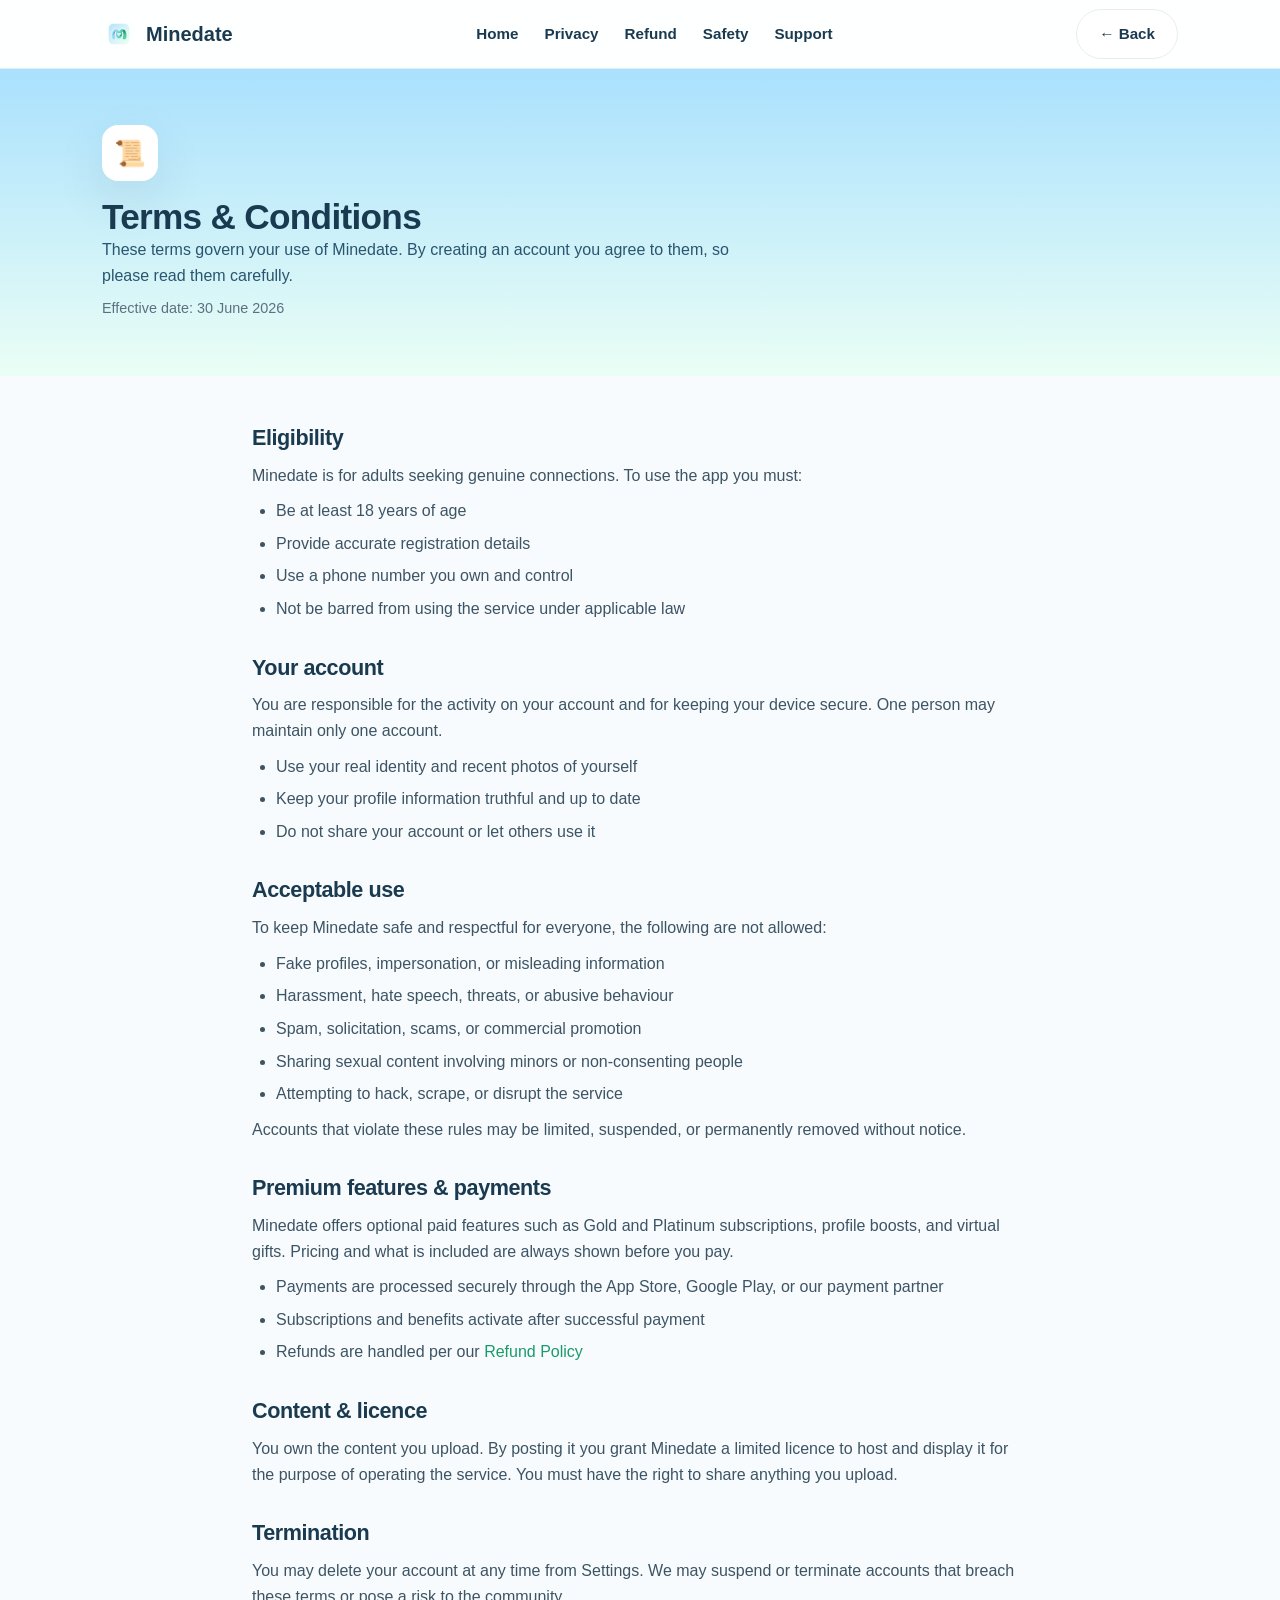
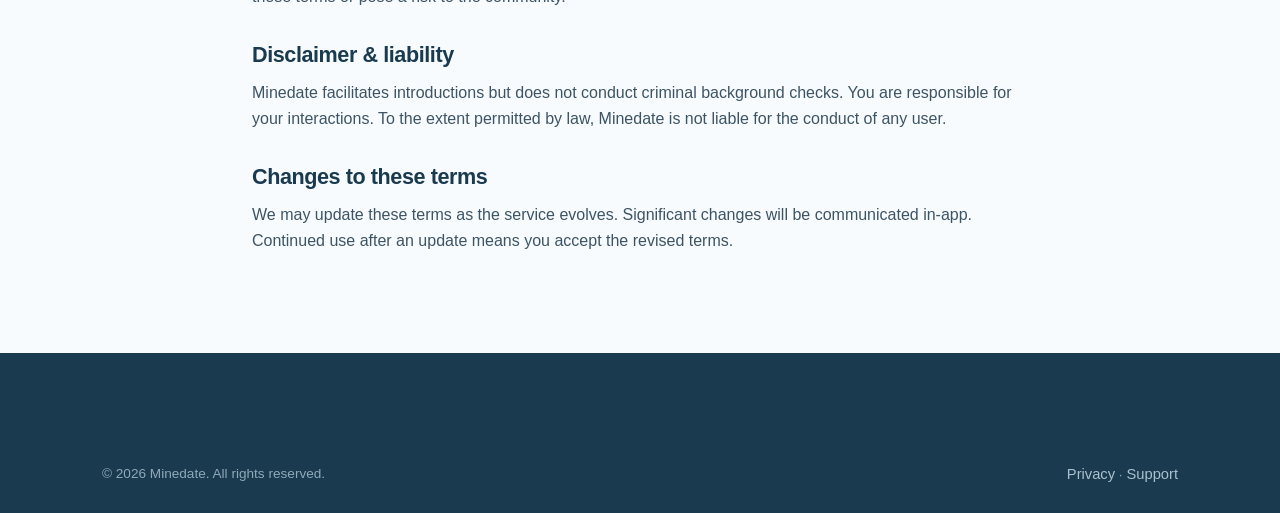
<file: terms.html>
<!doctype html>
<html lang="en">
<head>
<meta charset="utf-8">
<meta name="viewport" content="width=device-width,initial-scale=1">
<title>Terms &amp; Conditions — Minedate</title>
<meta name="description" content="Terms & Conditions governing your use of Minedate.">
<link rel="icon" href="assets/app-icon.png">
<link rel="stylesheet" href="styles.css">
</head>
<body>

<header class="nav"><div class="wrap">
  <a class="brand" href="index.html"><img src="assets/logo.png" alt="Minedate logo">Minedate</a>
  <nav class="nav-links"><a href="index.html">Home</a><a href="privacy.html">Privacy</a><a href="refund.html">Refund</a><a href="guidelines.html">Safety</a><a href="support.html">Support</a></nav>
  <a class="btn btn-ghost" href="index.html">&#8592; Back</a>
</div></header>

<section class="legal-hero"><div class="wrap">
  <div class="badge">&#128220;</div>
  <h1 style="font-size:2.2rem">Terms &amp; Conditions</h1>
  <p style="max-width:640px;color:var(--navy-light)">These terms govern your use of Minedate. By creating an account you agree to them, so please read them carefully.</p>
  <p class="eff">Effective date: 30 June 2026</p>
</div></section>

<main class="legal-body">
  <h2>Eligibility</h2>
  <p>Minedate is for adults seeking genuine connections. To use the app you must:</p>
  <ul>
    <li>Be at least 18 years of age</li>
    <li>Provide accurate registration details</li>
    <li>Use a phone number you own and control</li>
    <li>Not be barred from using the service under applicable law</li>
  </ul>

  <h2>Your account</h2>
  <p>You are responsible for the activity on your account and for keeping your device secure. One person may maintain only one account.</p>
  <ul>
    <li>Use your real identity and recent photos of yourself</li>
    <li>Keep your profile information truthful and up to date</li>
    <li>Do not share your account or let others use it</li>
  </ul>

  <h2>Acceptable use</h2>
  <p>To keep Minedate safe and respectful for everyone, the following are not allowed:</p>
  <ul>
    <li>Fake profiles, impersonation, or misleading information</li>
    <li>Harassment, hate speech, threats, or abusive behaviour</li>
    <li>Spam, solicitation, scams, or commercial promotion</li>
    <li>Sharing sexual content involving minors or non-consenting people</li>
    <li>Attempting to hack, scrape, or disrupt the service</li>
  </ul>
  <p>Accounts that violate these rules may be limited, suspended, or permanently removed without notice.</p>

  <h2>Premium features &amp; payments</h2>
  <p>Minedate offers optional paid features such as Gold and Platinum subscriptions, profile boosts, and virtual gifts. Pricing and what is included are always shown before you pay.</p>
  <ul>
    <li>Payments are processed securely through the App Store, Google Play, or our payment partner</li>
    <li>Subscriptions and benefits activate after successful payment</li>
    <li>Refunds are handled per our <a href="refund.html" style="color:var(--green)">Refund Policy</a></li>
  </ul>

  <h2>Content &amp; licence</h2>
  <p>You own the content you upload. By posting it you grant Minedate a limited licence to host and display it for the purpose of operating the service. You must have the right to share anything you upload.</p>

  <h2>Termination</h2>
  <p>You may delete your account at any time from Settings. We may suspend or terminate accounts that breach these terms or pose a risk to the community.</p>

  <h2>Disclaimer &amp; liability</h2>
  <p>Minedate facilitates introductions but does not conduct criminal background checks. You are responsible for your interactions. To the extent permitted by law, Minedate is not liable for the conduct of any user.</p>

  <h2>Changes to these terms</h2>
  <p>We may update these terms as the service evolves. Significant changes will be communicated in-app. Continued use after an update means you accept the revised terms.</p>
</main>

<footer><div class="wrap"><div class="foot-bottom" style="border:none">
  <span>© 2026 Minedate. All rights reserved.</span>
  <span><a href="privacy.html" style="display:inline;color:#a9c0cd">Privacy</a> · <a href="support.html" style="display:inline;color:#a9c0cd">Support</a></span>
</div></div></footer>

</body>
</html>
</file>
<file: styles.css>
:root{
  --green:#1A9A6A; --green-light:#2DBF85; --green-dark:#147A53;
  --navy:#1A3A50; --navy-light:#2A5570;
  --red:#FF4B5C; --blue:#00B2FF; --gold:#E6B325;
  --grad-top:#AAE1FE; --grad-mid:#D1F2F9; --grad-bot:#EAFEF5;
  --ink:#1A3A50; --muted:#5b7183; --line:#e6edf2; --bg:#f7fbfd; --white:#fff;
  --radius:18px; --shadow:0 18px 50px rgba(26,58,80,.10);
  --maxw:1120px;
}
*{box-sizing:border-box;margin:0;padding:0}
html{scroll-behavior:smooth}
body{font-family:-apple-system,"Segoe UI",Roboto,Helvetica,Arial,sans-serif;color:var(--ink);background:var(--bg);line-height:1.6;-webkit-font-smoothing:antialiased}
a{color:inherit;text-decoration:none}
img{max-width:100%;display:block}
.wrap{max-width:var(--maxw);margin:0 auto;padding:0 22px}
h1,h2,h3{line-height:1.15;letter-spacing:-.02em;color:var(--navy)}
h1{font-size:clamp(2.1rem,5vw,3.4rem);font-weight:800}
h2{font-size:clamp(1.6rem,3.5vw,2.4rem);font-weight:800}
h3{font-size:1.15rem;font-weight:700}
p{color:var(--muted)}
.section{padding:70px 0}
.center{text-align:center}
.eyebrow{display:inline-block;font-size:.8rem;font-weight:700;letter-spacing:.08em;text-transform:uppercase;color:var(--green);background:rgba(26,154,106,.1);padding:6px 14px;border-radius:999px;margin-bottom:14px}

/* Header */
.nav{position:sticky;top:0;z-index:50;background:rgba(255,255,255,.85);backdrop-filter:blur(12px);border-bottom:1px solid var(--line)}
.nav .wrap{display:flex;align-items:center;justify-content:space-between;height:68px}
.brand{display:flex;align-items:center;gap:10px;font-weight:800;font-size:1.25rem;color:var(--navy)}
.brand img{width:34px;height:34px;border-radius:9px}
.nav-links{display:flex;gap:26px;align-items:center}
.nav-links a{font-weight:600;color:var(--navy);font-size:.95rem}
.nav-links a:hover{color:var(--green)}
.btn{display:inline-flex;align-items:center;gap:8px;font-weight:700;border-radius:999px;padding:12px 22px;cursor:pointer;border:none;transition:.2s;font-size:.95rem}
.btn-primary{background:linear-gradient(135deg,var(--blue),var(--green));color:#fff;box-shadow:0 10px 24px rgba(26,154,106,.28)}
.btn-primary:hover{transform:translateY(-2px)}
.btn-ghost{background:#fff;border:1.5px solid var(--line);color:var(--navy)}
.menu-btn{display:none;background:none;border:none;font-size:1.6rem;color:var(--navy);cursor:pointer}

/* Hero */
.hero{background:linear-gradient(180deg,var(--grad-top) 0%,var(--grad-mid) 45%,var(--grad-bot) 100%);padding:64px 0 84px;position:relative;overflow:hidden}
.hero .wrap{display:grid;grid-template-columns:1.1fr .9fr;gap:40px;align-items:center}
.hero p.lead{font-size:1.15rem;max-width:520px;margin:18px 0 26px;color:var(--navy-light)}
.hero-cta{display:flex;gap:14px;flex-wrap:wrap}
.store-badge{display:inline-flex;align-items:center;gap:10px;background:var(--navy);color:#fff;padding:11px 20px;border-radius:14px;font-weight:600}
.store-badge small{display:block;font-size:.65rem;opacity:.8;font-weight:500;letter-spacing:.04em}
.store-badge b{font-size:1.05rem}
.hero-visual{display:flex;justify-content:center}
.phone{width:290px;max-width:80vw;background:#fff;border-radius:38px;padding:12px;box-shadow:var(--shadow);border:1px solid #dfeef7}
.phone-inner{border-radius:28px;overflow:hidden;background:linear-gradient(160deg,var(--grad-top),var(--grad-bot));aspect-ratio:9/19;display:flex;flex-direction:column;align-items:center;justify-content:center;padding:26px;text-align:center}
.phone-inner img{width:90px;height:90px;border-radius:22px;box-shadow:0 12px 30px rgba(26,58,80,.2)}
.phone-inner h3{margin-top:16px;color:var(--navy)}
.phone-inner span{color:var(--green);font-weight:700;margin-top:4px}
.trust{display:flex;gap:10px;align-items:center;margin-top:22px;color:var(--navy-light);font-weight:600;font-size:.9rem}
.dots{display:flex}
.dots span{width:30px;height:30px;border-radius:50%;border:2px solid #fff;margin-left:-8px;background:linear-gradient(135deg,var(--blue),var(--green))}

/* Feature grid */
.grid{display:grid;gap:22px}
.grid-4{grid-template-columns:repeat(4,1fr)}
.grid-3{grid-template-columns:repeat(3,1fr)}
.card{background:#fff;border:1px solid var(--line);border-radius:var(--radius);padding:26px;transition:.2s}
.card:hover{transform:translateY(-4px);box-shadow:var(--shadow)}
.ic{width:48px;height:48px;border-radius:14px;display:flex;align-items:center;justify-content:center;font-size:1.5rem;margin-bottom:14px;background:rgba(26,154,106,.12)}
.card p{margin-top:6px;font-size:.95rem}

/* Steps */
.steps{display:grid;grid-template-columns:repeat(3,1fr);gap:26px;margin-top:40px}
.step .num{width:44px;height:44px;border-radius:50%;background:linear-gradient(135deg,var(--blue),var(--green));color:#fff;font-weight:800;display:flex;align-items:center;justify-content:center;margin-bottom:14px}

/* Stats */
.stats{background:var(--navy);border-radius:26px;padding:44px;display:grid;grid-template-columns:repeat(4,1fr);gap:24px;color:#fff}
.stats h3{color:#fff;font-size:2.2rem}
.stats span{color:#b9cdd9;font-weight:600;font-size:.9rem}

/* CTA */
.cta{background:linear-gradient(135deg,var(--green),var(--blue));border-radius:28px;padding:56px;text-align:center;color:#fff}
.cta h2{color:#fff}
.cta p{color:rgba(255,255,255,.9);max-width:520px;margin:12px auto 24px}
.cta .btn-ghost{background:#fff;color:var(--navy)}

/* Footer */
footer{background:var(--navy);color:#c9d8e2;padding:56px 0 26px;margin-top:40px}
footer .cols{display:grid;grid-template-columns:1.6fr 1fr 1fr 1fr;gap:30px}
footer h4{color:#fff;font-size:.95rem;margin-bottom:14px;letter-spacing:.03em}
footer a{display:block;color:#a9c0cd;padding:5px 0;font-size:.92rem}
footer a:hover{color:#fff}
footer .brand{color:#fff}
.foot-bottom{border-top:1px solid rgba(255,255,255,.12);margin-top:34px;padding-top:20px;display:flex;justify-content:space-between;gap:14px;flex-wrap:wrap;font-size:.85rem;color:#8fa9b7}

/* Legal pages */
.legal-hero{background:linear-gradient(180deg,var(--grad-top),var(--grad-bot));padding:56px 0}
.legal-hero .badge{width:56px;height:56px;border-radius:16px;background:#fff;display:flex;align-items:center;justify-content:center;font-size:1.6rem;box-shadow:var(--shadow);margin-bottom:16px}
.legal-body{max-width:820px;margin:0 auto;padding:50px 22px}
.legal-body h2{margin:34px 0 12px;font-size:1.35rem}
.legal-body h2:first-child{margin-top:0}
.legal-body p{margin:10px 0;color:#3d5464}
.legal-body ul{margin:10px 0 10px 4px;padding-left:20px}
.legal-body li{margin:7px 0;color:#3d5464}
.eff{color:var(--muted);font-size:.9rem;margin-top:8px}
.toc{background:#fff;border:1px solid var(--line);border-radius:var(--radius);padding:20px 24px;margin-bottom:30px}
.toc a{display:inline-block;margin:4px 14px 4px 0;color:var(--green);font-weight:600;font-size:.92rem}

/* Support form */
.form-card{background:#fff;border:1px solid var(--line);border-radius:var(--radius);padding:28px;box-shadow:var(--shadow)}
.form-row{display:grid;grid-template-columns:1fr 1fr;gap:16px}
.field{margin-bottom:16px}
.field label{display:block;font-weight:600;color:var(--navy);font-size:.9rem;margin-bottom:6px}
.field input,.field select,.field textarea{width:100%;padding:12px 14px;border:1.5px solid var(--line);border-radius:12px;font-size:.95rem;font-family:inherit;color:var(--ink);background:#fbfdfe;transition:.15s}
.field input:focus,.field select:focus,.field textarea:focus{outline:none;border-color:var(--green);background:#fff}
.field textarea{min-height:130px;resize:vertical}
.form-note{margin-top:12px;font-size:.9rem;font-weight:600;display:none}
.form-note.ok{display:block;color:var(--green)}
.form-note.err{display:block;color:var(--red)}
@media(max-width:600px){.form-row{grid-template-columns:1fr}}

@media(max-width:860px){
  .hero .wrap{grid-template-columns:1fr;text-align:center}
  .hero-cta,.trust{justify-content:center}
  .grid-4{grid-template-columns:repeat(2,1fr)}
  .grid-3,.steps{grid-template-columns:1fr}
  .stats{grid-template-columns:repeat(2,1fr)}
  footer .cols{grid-template-columns:1fr 1fr}
  .nav-links{display:none}
  .menu-btn{display:block}
  .hero-visual{order:-1}
}
</file>
